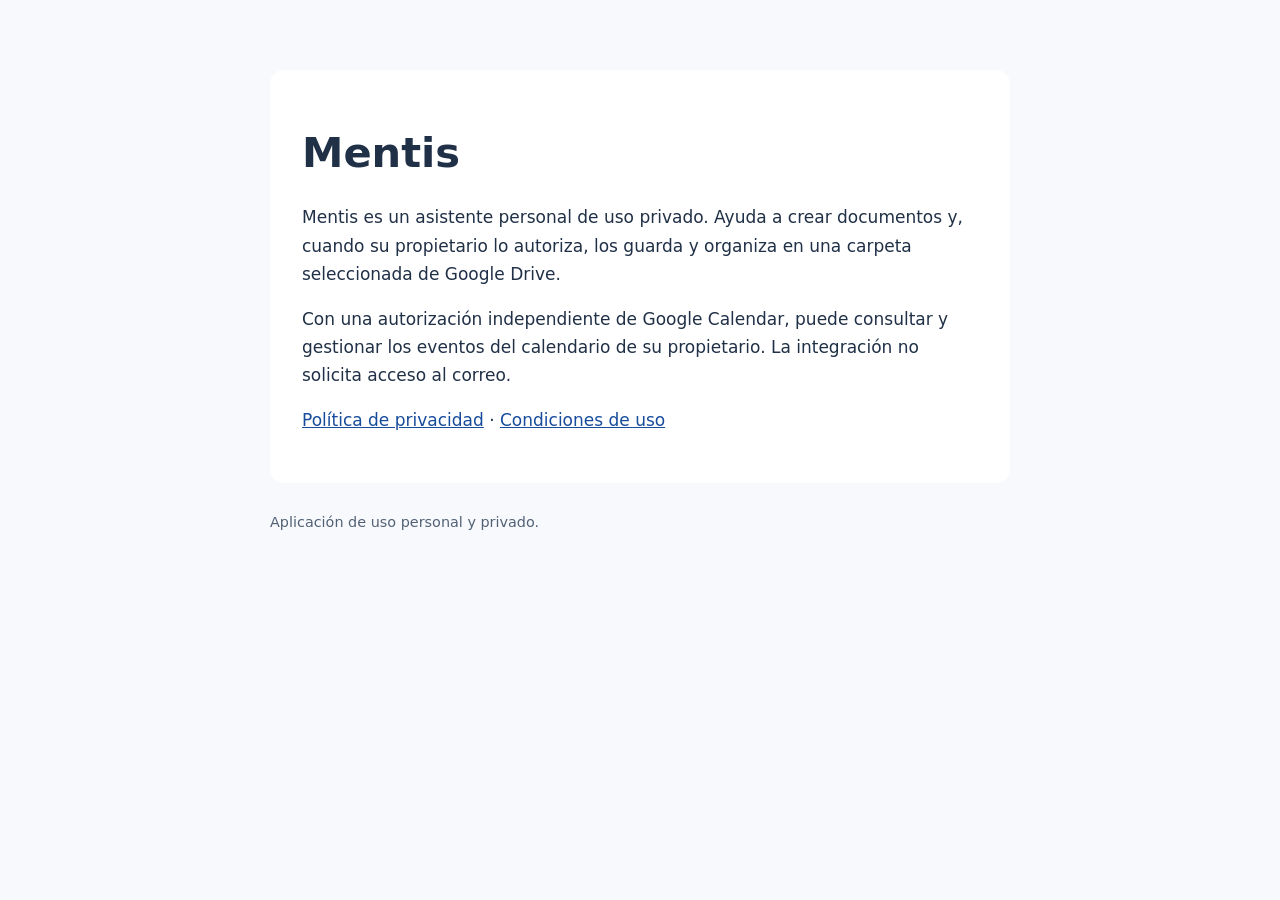
<file: index.html>
<!doctype html>
<html lang="es"><head><meta charset="utf-8"><meta name="viewport" content="width=device-width,initial-scale=1"><title>Mentis — Asistente personal</title><style>body{font:17px/1.65 system-ui,sans-serif;max-width:740px;margin:70px auto;padding:0 24px;color:#203047;background:#f7f9fc}h1{font-size:2.6rem;line-height:1.1}a{color:#174c9c}main{background:white;padding:32px;border-radius:14px}footer{margin-top:28px;color:#526176;font-size:.9rem}</style></head><body><main><h1>Mentis</h1><p>Mentis es un asistente personal de uso privado. Ayuda a crear documentos y, cuando su propietario lo autoriza, los guarda y organiza en una carpeta seleccionada de Google Drive.</p><p>Con una autorización independiente de Google Calendar, puede consultar y gestionar los eventos del calendario de su propietario. La integración no solicita acceso al correo.</p><p><a href="privacidad.html">Política de privacidad</a> · <a href="terminos.html">Condiciones de uso</a></p></main><footer>Aplicación de uso personal y privado.</footer></body></html>
</file>
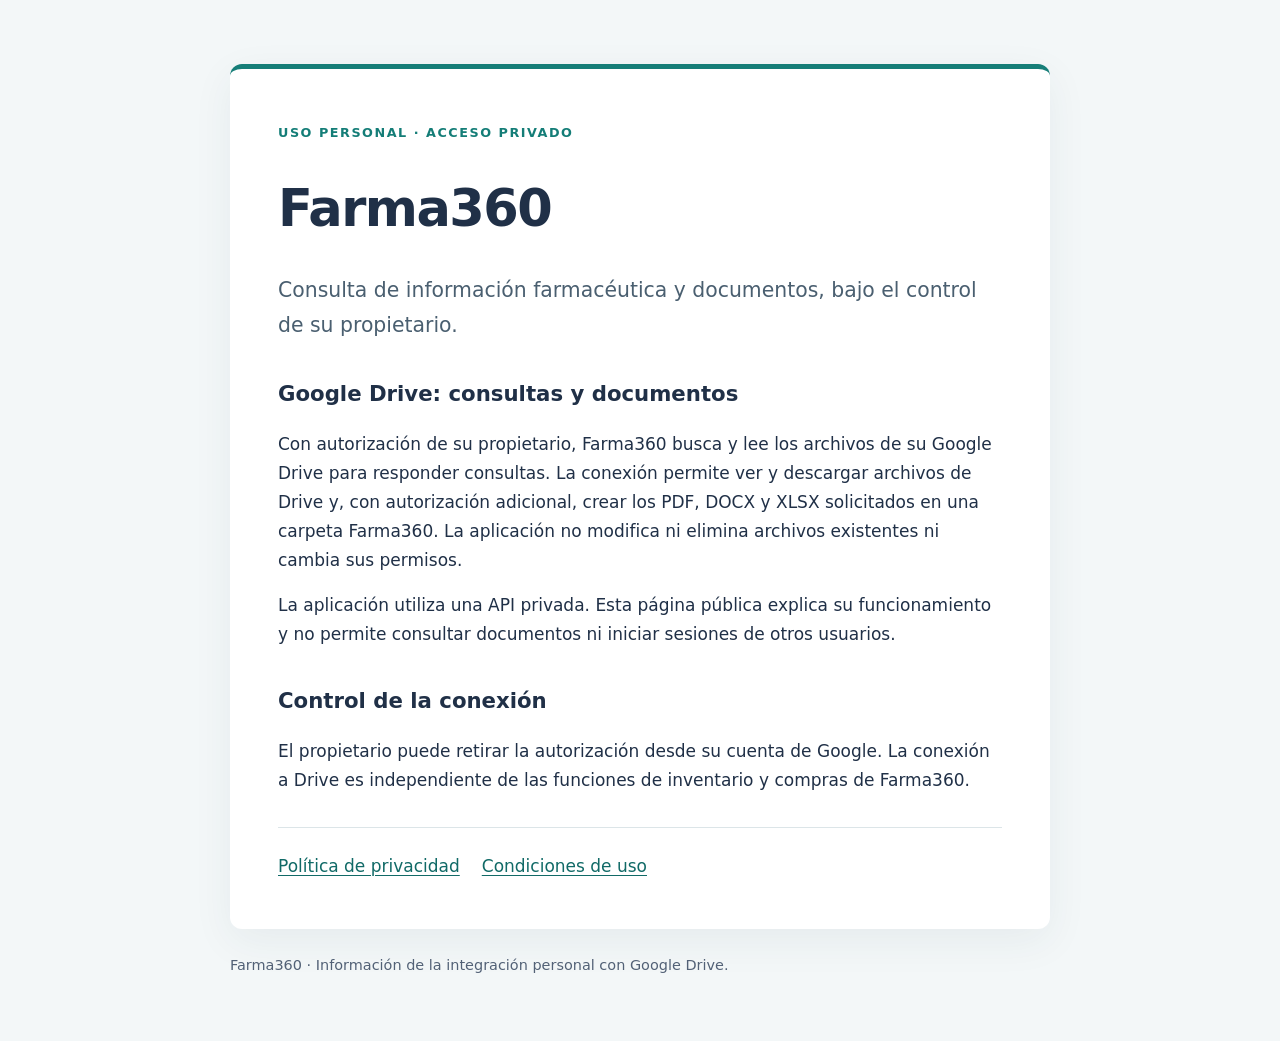
<file: farma360/index.html>
<!doctype html>
<html lang="es">
<head><meta charset="utf-8"><meta name="viewport" content="width=device-width,initial-scale=1"><title>Farma360 — Consulta privada</title><link rel="stylesheet" href="style.css"></head>
<body><main><span class="tag">USO PERSONAL · ACCESO PRIVADO</span><h1>Farma360</h1>
<p class="lead">Consulta de información farmacéutica y documentos, bajo el control de su propietario.</p>
<h2>Google Drive: consultas y documentos</h2><p>Con autorización de su propietario, Farma360 busca y lee los archivos de su Google Drive para responder consultas. La conexión permite ver y descargar archivos de Drive y, con autorización adicional, crear los PDF, DOCX y XLSX solicitados en una carpeta Farma360. La aplicación no modifica ni elimina archivos existentes ni cambia sus permisos.</p>
<p>La aplicación utiliza una API privada. Esta página pública explica su funcionamiento y no permite consultar documentos ni iniciar sesiones de otros usuarios.</p>
<h2>Control de la conexión</h2><p>El propietario puede retirar la autorización desde su cuenta de Google. La conexión a Drive es independiente de las funciones de inventario y compras de Farma360.</p>
<nav aria-label="Información legal"><a href="privacidad.html">Política de privacidad</a><a href="terminos.html">Condiciones de uso</a></nav></main><footer>Farma360 · Información de la integración personal con Google Drive.</footer></body></html>
</file>
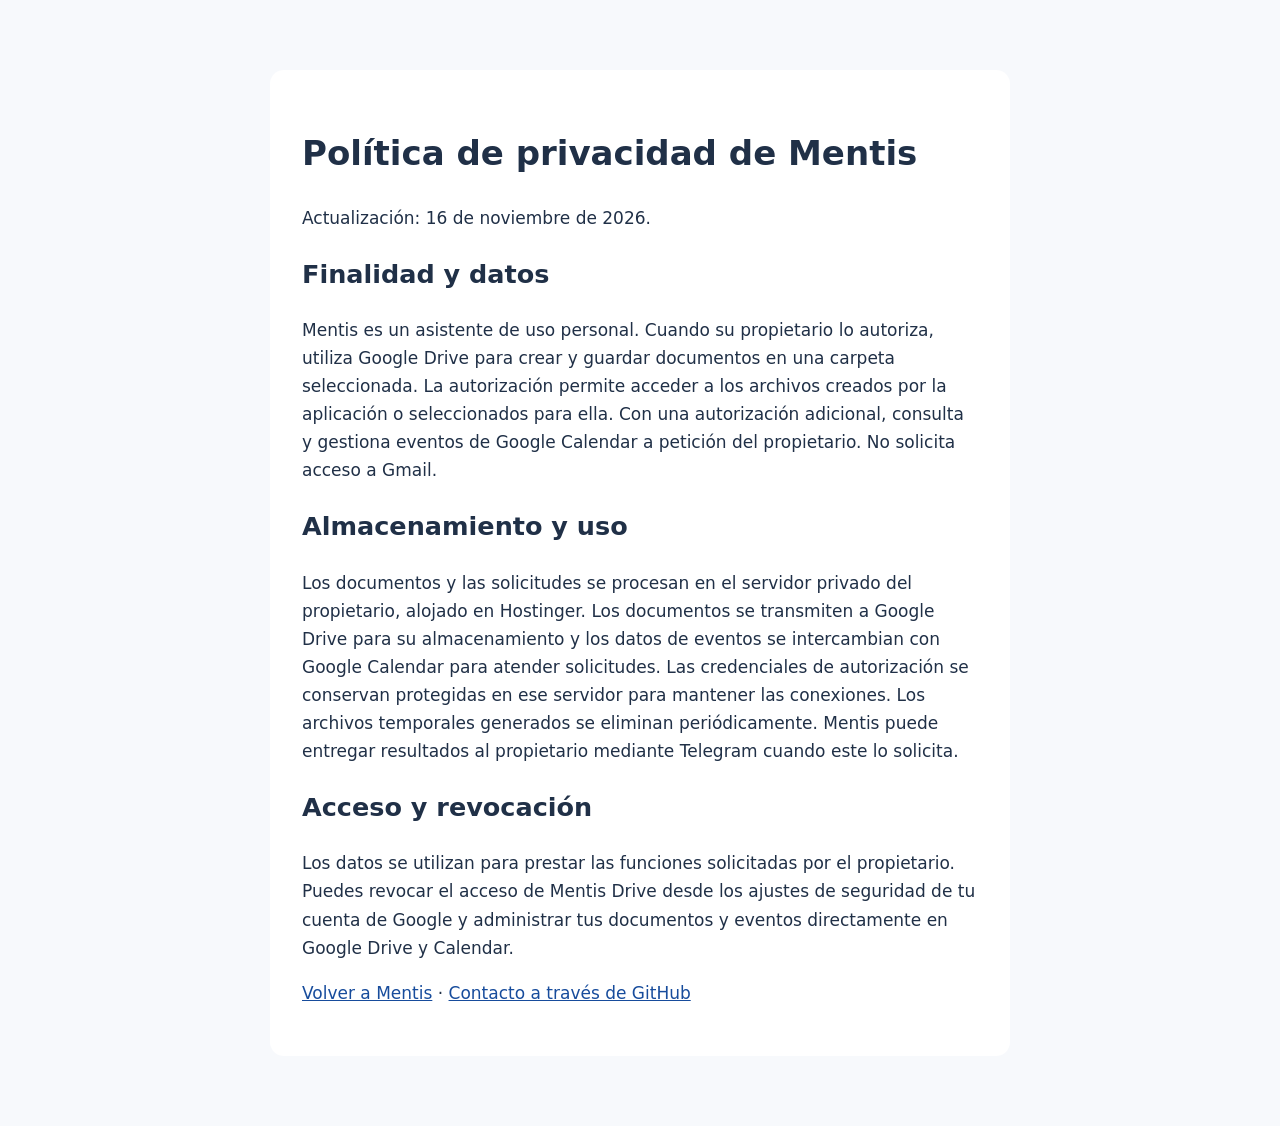
<file: privacidad.html>
<!doctype html>
<html lang="es"><head><meta charset="utf-8"><meta name="viewport" content="width=device-width,initial-scale=1"><title>Privacidad — Mentis</title><style>body{font:17px/1.65 system-ui,sans-serif;max-width:740px;margin:70px auto;padding:0 24px;color:#203047;background:#f7f9fc}a{color:#174c9c}main{background:white;padding:32px;border-radius:14px}</style></head><body><main><h1>Política de privacidad de Mentis</h1><p>Actualización: 16 de noviembre de 2026.</p><h2>Finalidad y datos</h2><p>Mentis es un asistente de uso personal. Cuando su propietario lo autoriza, utiliza Google Drive para crear y guardar documentos en una carpeta seleccionada. La autorización permite acceder a los archivos creados por la aplicación o seleccionados para ella. Con una autorización adicional, consulta y gestiona eventos de Google Calendar a petición del propietario. No solicita acceso a Gmail.</p><h2>Almacenamiento y uso</h2><p>Los documentos y las solicitudes se procesan en el servidor privado del propietario, alojado en Hostinger. Los documentos se transmiten a Google Drive para su almacenamiento y los datos de eventos se intercambian con Google Calendar para atender solicitudes. Las credenciales de autorización se conservan protegidas en ese servidor para mantener las conexiones. Los archivos temporales generados se eliminan periódicamente. Mentis puede entregar resultados al propietario mediante Telegram cuando este lo solicita.</p><h2>Acceso y revocación</h2><p>Los datos se utilizan para prestar las funciones solicitadas por el propietario. Puedes revocar el acceso de Mentis Drive desde los ajustes de seguridad de tu cuenta de Google y administrar tus documentos y eventos directamente en Google Drive y Calendar.</p><p><a href="index.html">Volver a Mentis</a> · <a href="https://github.com/davidtencio">Contacto a través de GitHub</a></p></main></body></html>
</file>
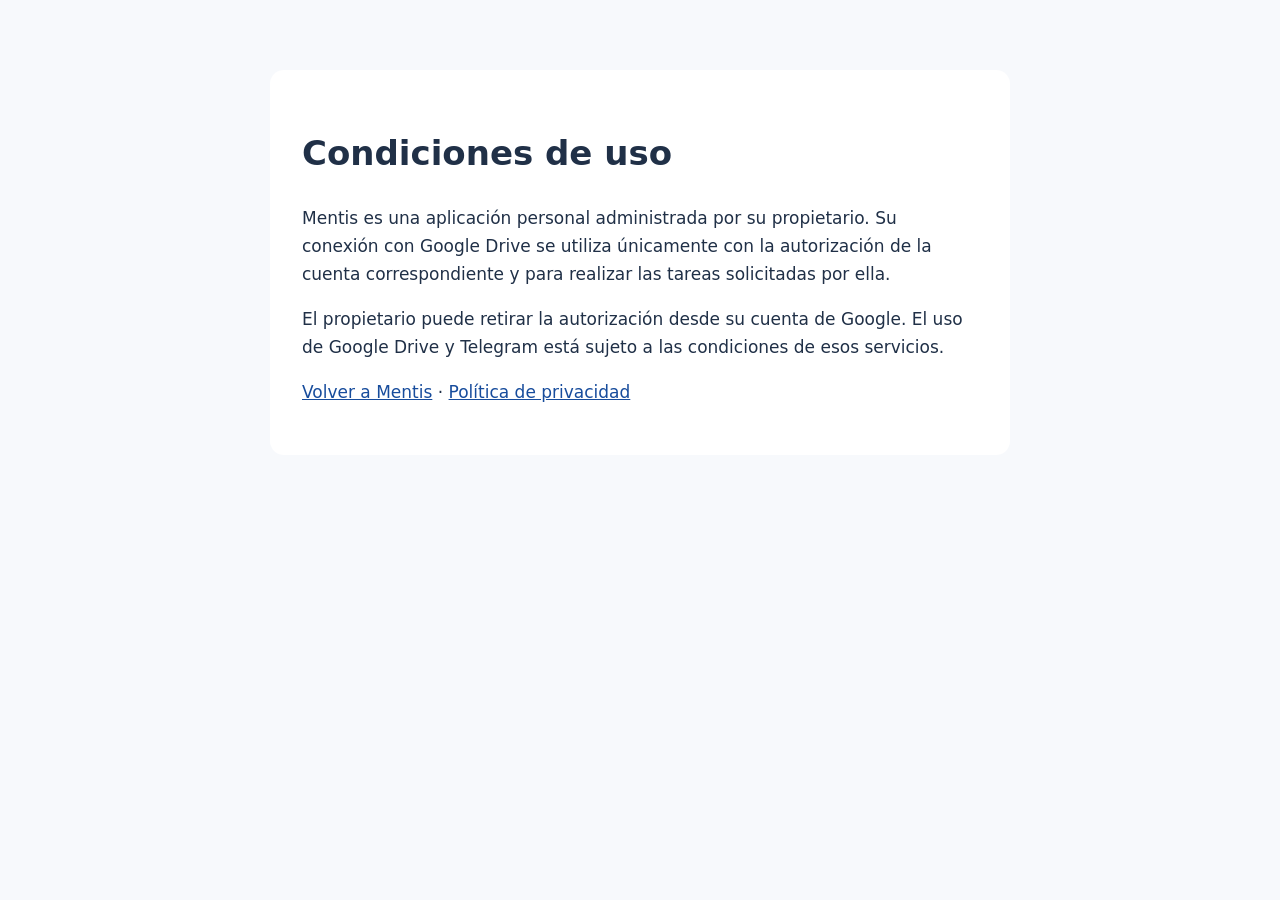
<file: terminos.html>
<!doctype html>
<html lang="es"><head><meta charset="utf-8"><meta name="viewport" content="width=device-width,initial-scale=1"><title>Condiciones — Mentis</title><style>body{font:17px/1.65 system-ui,sans-serif;max-width:740px;margin:70px auto;padding:0 24px;color:#203047;background:#f7f9fc}a{color:#174c9c}main{background:white;padding:32px;border-radius:14px}</style></head><body><main><h1>Condiciones de uso</h1><p>Mentis es una aplicación personal administrada por su propietario. Su conexión con Google Drive se utiliza únicamente con la autorización de la cuenta correspondiente y para realizar las tareas solicitadas por ella.</p><p>El propietario puede retirar la autorización desde su cuenta de Google. El uso de Google Drive y Telegram está sujeto a las condiciones de esos servicios.</p><p><a href="index.html">Volver a Mentis</a> · <a href="privacidad.html">Política de privacidad</a></p></main></body></html>
</file>
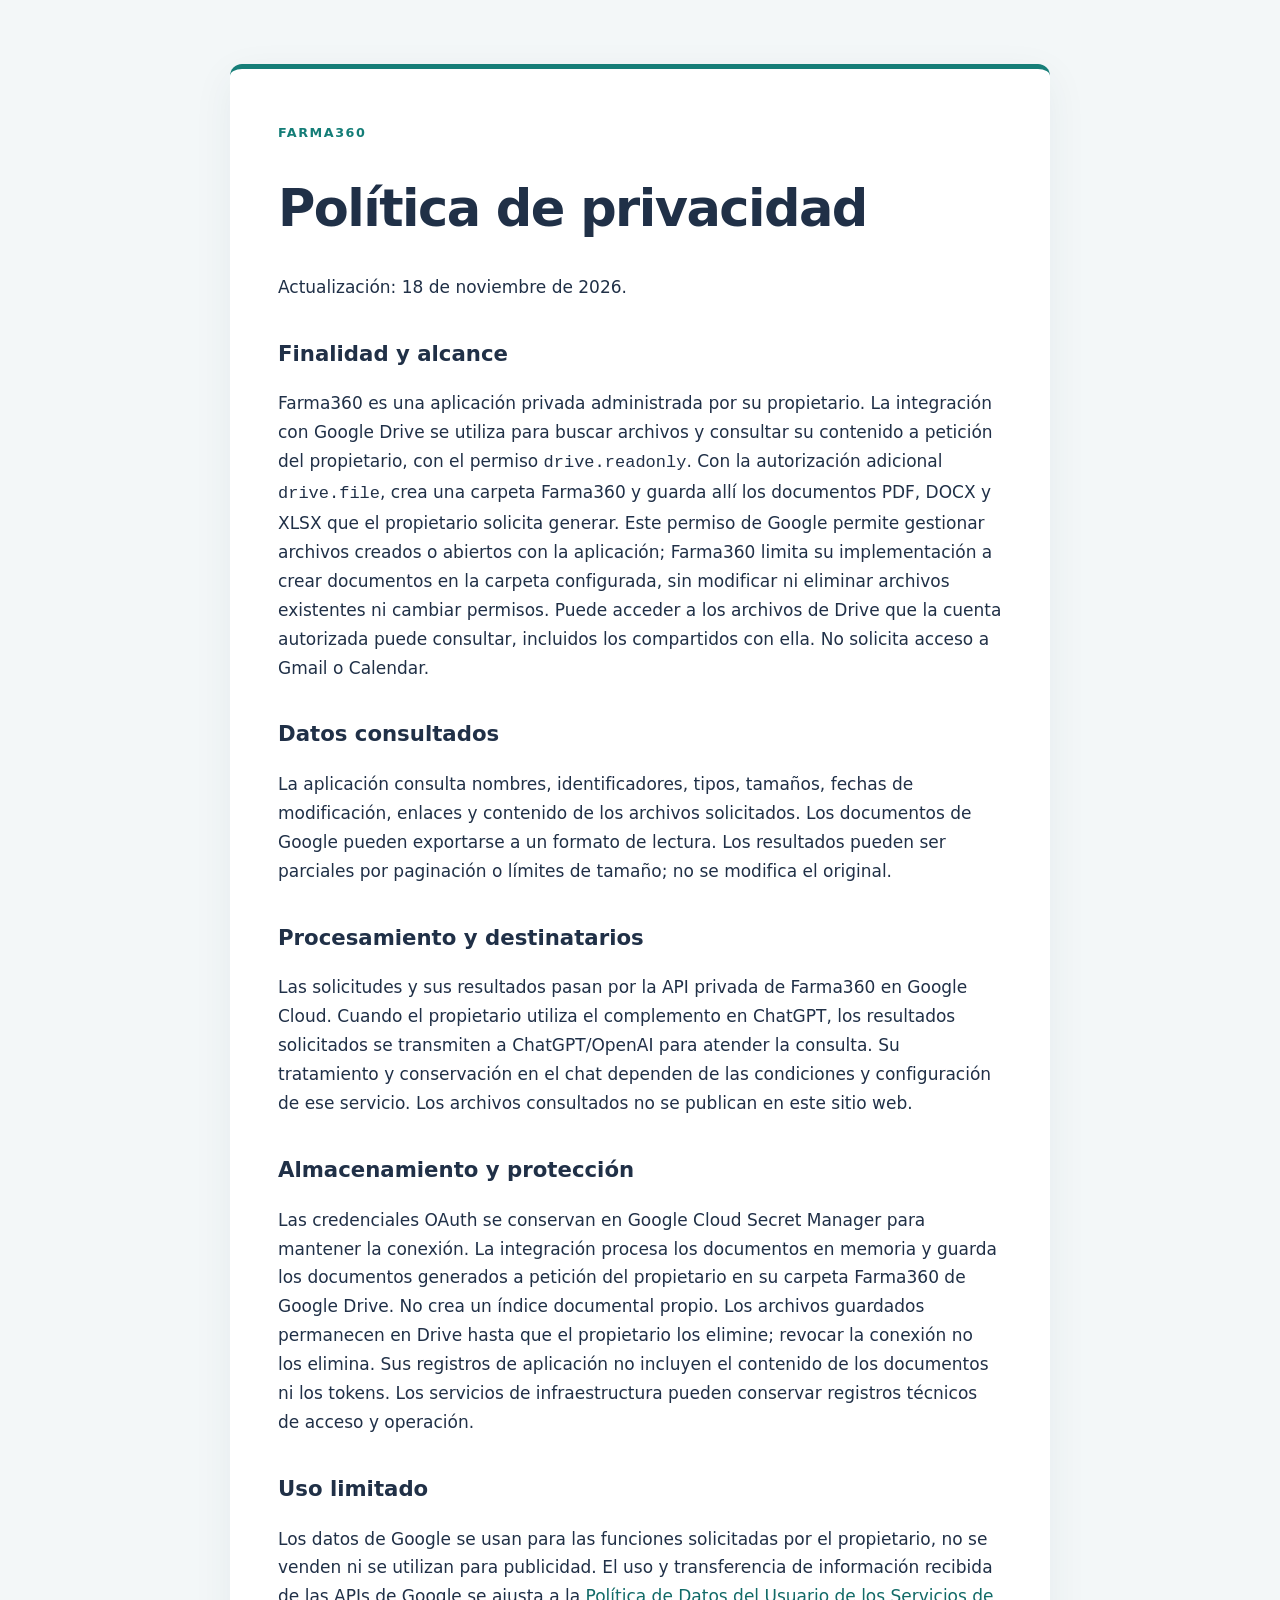
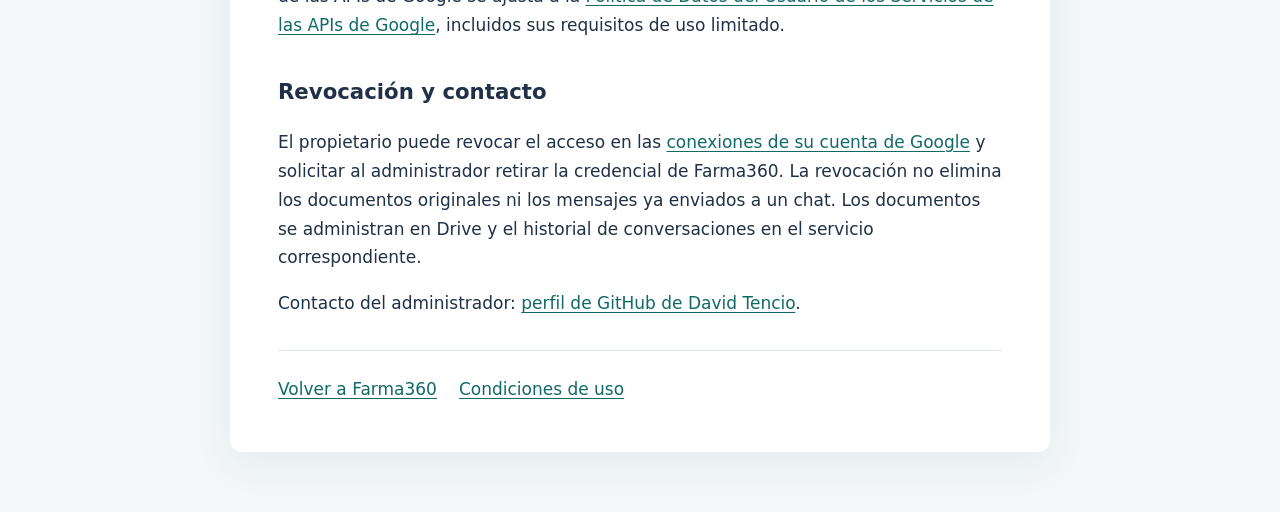
<file: farma360/privacidad.html>
<!doctype html>
<html lang="es">
<head><meta charset="utf-8"><meta name="viewport" content="width=device-width,initial-scale=1"><title>Privacidad — Farma360</title><link rel="stylesheet" href="style.css"></head>
<body><main><span class="tag">FARMA360</span><h1>Política de privacidad</h1><p>Actualización: 18 de noviembre de 2026.</p>
<h2>Finalidad y alcance</h2><p>Farma360 es una aplicación privada administrada por su propietario. La integración con Google Drive se utiliza para buscar archivos y consultar su contenido a petición del propietario, con el permiso <code>drive.readonly</code>. Con la autorización adicional <code>drive.file</code>, crea una carpeta Farma360 y guarda allí los documentos PDF, DOCX y XLSX que el propietario solicita generar. Este permiso de Google permite gestionar archivos creados o abiertos con la aplicación; Farma360 limita su implementación a crear documentos en la carpeta configurada, sin modificar ni eliminar archivos existentes ni cambiar permisos. Puede acceder a los archivos de Drive que la cuenta autorizada puede consultar, incluidos los compartidos con ella. No solicita acceso a Gmail o Calendar.</p>
<h2>Datos consultados</h2><p>La aplicación consulta nombres, identificadores, tipos, tamaños, fechas de modificación, enlaces y contenido de los archivos solicitados. Los documentos de Google pueden exportarse a un formato de lectura. Los resultados pueden ser parciales por paginación o límites de tamaño; no se modifica el original.</p>
<h2>Procesamiento y destinatarios</h2><p>Las solicitudes y sus resultados pasan por la API privada de Farma360 en Google Cloud. Cuando el propietario utiliza el complemento en ChatGPT, los resultados solicitados se transmiten a ChatGPT/OpenAI para atender la consulta. Su tratamiento y conservación en el chat dependen de las condiciones y configuración de ese servicio. Los archivos consultados no se publican en este sitio web.</p>
<h2>Almacenamiento y protección</h2><p>Las credenciales OAuth se conservan en Google Cloud Secret Manager para mantener la conexión. La integración procesa los documentos en memoria y guarda los documentos generados a petición del propietario en su carpeta Farma360 de Google Drive. No crea un índice documental propio. Los archivos guardados permanecen en Drive hasta que el propietario los elimine; revocar la conexión no los elimina. Sus registros de aplicación no incluyen el contenido de los documentos ni los tokens. Los servicios de infraestructura pueden conservar registros técnicos de acceso y operación.</p>
<h2>Uso limitado</h2><p>Los datos de Google se usan para las funciones solicitadas por el propietario, no se venden ni se utilizan para publicidad. El uso y transferencia de información recibida de las APIs de Google se ajusta a la <a href="https://developers.google.com/terms/api-services-user-data-policy">Política de Datos del Usuario de los Servicios de las APIs de Google</a>, incluidos sus requisitos de uso limitado.</p>
<h2>Revocación y contacto</h2><p>El propietario puede revocar el acceso en las <a href="https://myaccount.google.com/connections">conexiones de su cuenta de Google</a> y solicitar al administrador retirar la credencial de Farma360. La revocación no elimina los documentos originales ni los mensajes ya enviados a un chat. Los documentos se administran en Drive y el historial de conversaciones en el servicio correspondiente.</p><p>Contacto del administrador: <a href="https://github.com/davidtencio">perfil de GitHub de David Tencio</a>.</p>
<nav aria-label="Información legal"><a href="index.html">Volver a Farma360</a><a href="terminos.html">Condiciones de uso</a></nav></main></body></html>
</file>
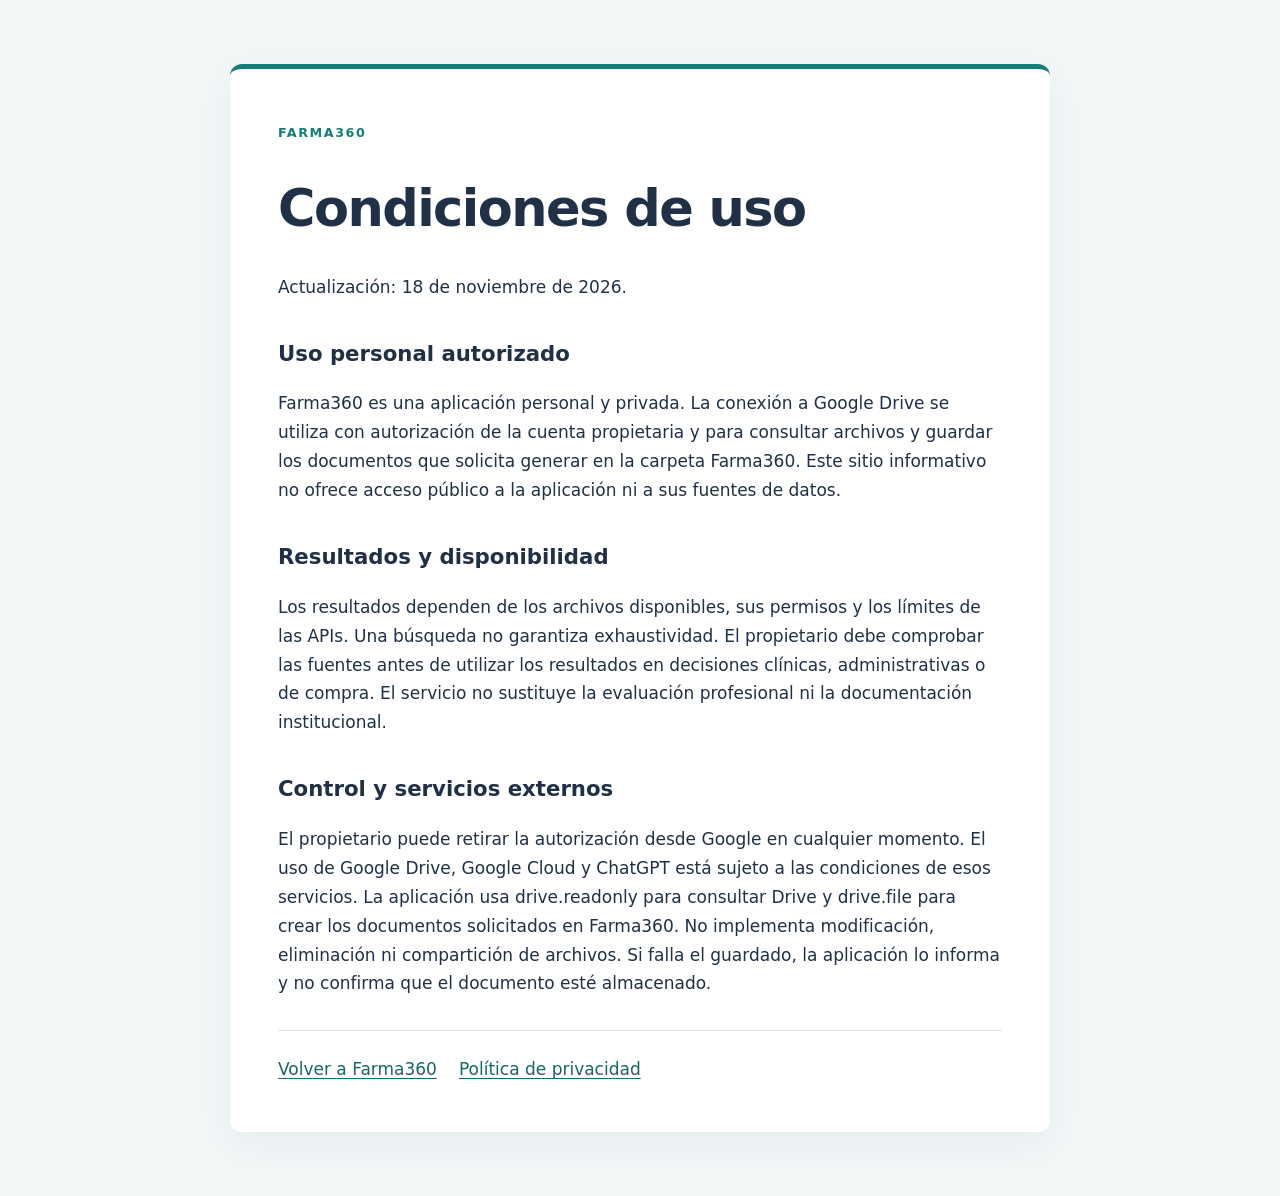
<file: farma360/terminos.html>
<!doctype html>
<html lang="es">
<head><meta charset="utf-8"><meta name="viewport" content="width=device-width,initial-scale=1"><title>Condiciones de uso — Farma360</title><link rel="stylesheet" href="style.css"></head>
<body><main><span class="tag">FARMA360</span><h1>Condiciones de uso</h1><p>Actualización: 18 de noviembre de 2026.</p>
<h2>Uso personal autorizado</h2><p>Farma360 es una aplicación personal y privada. La conexión a Google Drive se utiliza con autorización de la cuenta propietaria y para consultar archivos y guardar los documentos que solicita generar en la carpeta Farma360. Este sitio informativo no ofrece acceso público a la aplicación ni a sus fuentes de datos.</p>
<h2>Resultados y disponibilidad</h2><p>Los resultados dependen de los archivos disponibles, sus permisos y los límites de las APIs. Una búsqueda no garantiza exhaustividad. El propietario debe comprobar las fuentes antes de utilizar los resultados en decisiones clínicas, administrativas o de compra. El servicio no sustituye la evaluación profesional ni la documentación institucional.</p>
<h2>Control y servicios externos</h2><p>El propietario puede retirar la autorización desde Google en cualquier momento. El uso de Google Drive, Google Cloud y ChatGPT está sujeto a las condiciones de esos servicios. La aplicación usa drive.readonly para consultar Drive y drive.file para crear los documentos solicitados en Farma360. No implementa modificación, eliminación ni compartición de archivos. Si falla el guardado, la aplicación lo informa y no confirma que el documento esté almacenado.</p>
<nav aria-label="Información legal"><a href="index.html">Volver a Farma360</a><a href="privacidad.html">Política de privacidad</a></nav></main></body></html>
</file>
<file: farma360/style.css>
:root { color-scheme: light; font: 17px/1.7 system-ui, sans-serif; color: #203047; background: #f3f7f8; }
body { max-width: 820px; margin: 64px auto; padding: 0 22px; }
main { background: white; border-top: 5px solid #167e78; border-radius: 12px; padding: clamp(24px, 5vw, 48px); box-shadow: 0 12px 40px #183b4810; }
h1 { font-size: clamp(2rem, 6vw, 3rem); line-height: 1.15; letter-spacing: -.03em; }
h2 { font-size: 1.25rem; margin-top: 2rem; }
a { color: #116a67; text-underline-offset: 3px; }
a:focus-visible { outline: 3px solid #147d77; outline-offset: 4px; }
.tag { font-size: .75rem; letter-spacing: .12em; font-weight: 700; color: #147d77; }
.lead { font-size: 1.2rem; color: #4a5f70; }
nav { display: flex; gap: 22px; flex-wrap: wrap; margin-top: 32px; padding-top: 24px; border-top: 1px solid #dce5e8; }
footer { margin: 24px 0; color: #526176; font-size: .85rem; }
code { overflow-wrap: anywhere; }
@media (max-width: 500px) { body { margin: 24px auto; } }
</file>
